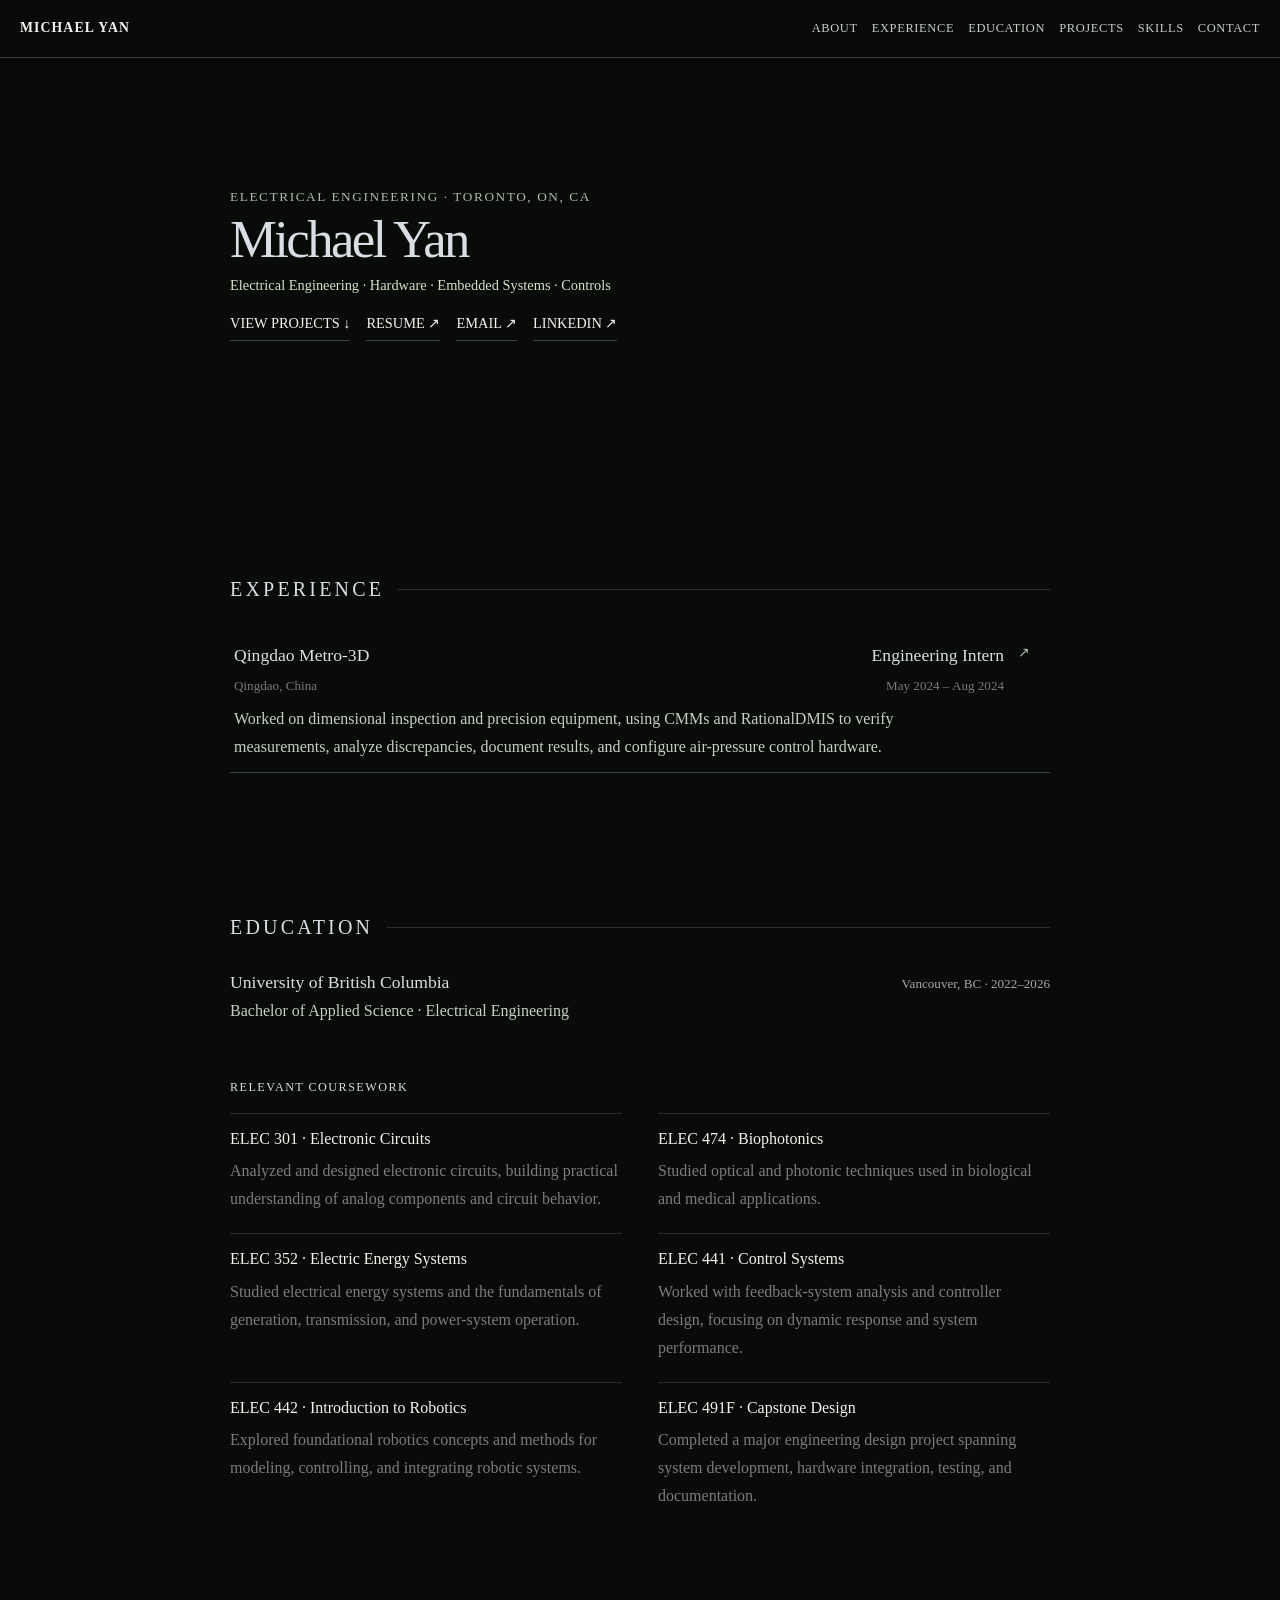
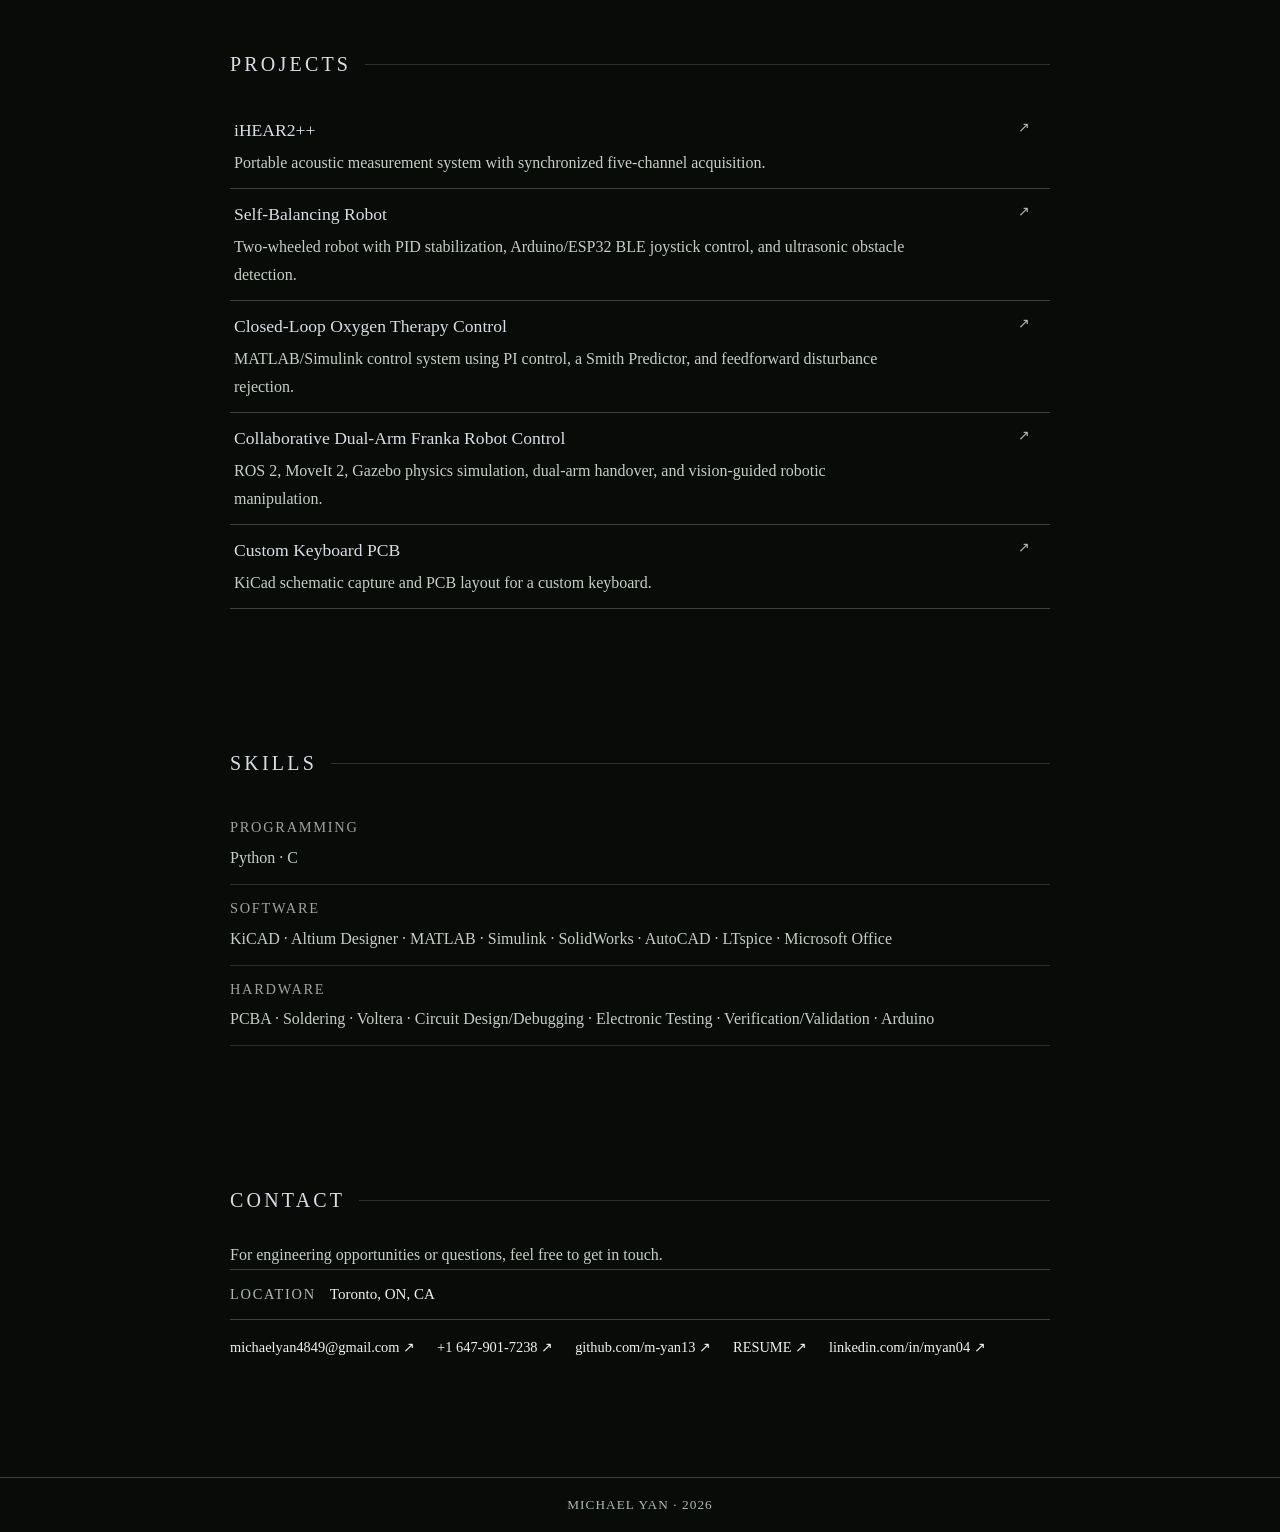
<file: index.html>
<!DOCTYPE html>
<html lang="en">
<head>
  <link rel="icon" type="image/png" href="favicon.png">
  <meta charset="UTF-8">
  <meta name="viewport" content="width=device-width, initial-scale=1.0">
  <meta name="description" content="Michael Yan — Electrical Engineering portfolio.">
  <title>Michael Yan | Electrical Engineering</title>
  <link rel="stylesheet" href="style.css">
</head>
<body>
  <div class="background" aria-hidden="true"></div>

  <header class="topbar">
    <a href="#about" class="wordmark">MICHAEL YAN</a>
    <nav class="topnav" aria-label="Main navigation">
      <a href="#about">ABOUT</a>
      <a href="#experience">EXPERIENCE</a>
      <a href="#education">EDUCATION</a>
      <a href="#projects">PROJECTS</a>
      <a href="#skills">SKILLS</a>
      <a href="#contact">CONTACT</a>
    </nav>
  </header>

  <main>
    <section class="intro" id="about">
      <div class="status">ELECTRICAL ENGINEERING · TORONTO, ON, CA</div>
      <h1>Michael Yan</h1>
      <p class="intro-role">Electrical Engineering · Hardware · Embedded Systems · Controls</p>
      <div class="quick-links">
        <a href="#projects">VIEW PROJECTS ↓</a>
        <a href="Michael_Yan_Resume.pdf" target="_blank" rel="noopener">RESUME ↗</a>
        <a href="mailto:michaelyan4849@gmail.com">EMAIL ↗</a>
        <a href="https://www.linkedin.com/in/myan04" target="_blank" rel="noopener">LINKEDIN ↗</a>
      </div>
    </section>

    <section id="experience" class="section">
      <div class="section-heading"><h2>EXPERIENCE</h2><span class="section-rule"></span></div>
      <a class="experience-row" href="experience/qingdao-metro-3d.html">
        <div class="experience-main">
          <div class="experience-header">
            <h3>Qingdao Metro-3D</h3>
            <h3>Engineering Intern</h3>
          </div>
          <div class="experience-meta">
            <span>Qingdao, China</span>
            <span>May 2024 – Aug 2024</span>
          </div>
          <p>Worked on dimensional inspection and precision equipment, using CMMs and RationalDMIS to verify measurements, analyze discrepancies, document results, and configure air-pressure control hardware.</p>
        </div>
        <span class="arrow">↗</span>
      </a>
    </section>

    <section id="education" class="section">
      <div class="section-heading"><h2>EDUCATION</h2><span class="section-rule"></span></div>
      <div class="education-entry">
        <div class="education-header">
          <h3>University of British Columbia</h3>
          <span>Vancouver, BC · 2022–2026</span>
        </div>
        <p>Bachelor of Applied Science · Electrical Engineering</p>
      </div>

      <div class="coursework">
        <h3>Relevant Coursework</h3>
        <div class="course-list">
          <div class="course">
            <strong>ELEC 301 · Electronic Circuits</strong>
            <p>Analyzed and designed electronic circuits, building practical understanding of analog components and circuit behavior.</p>
          </div>
          <div class="course">
            <strong>ELEC 474 · Biophotonics</strong>
            <p>Studied optical and photonic techniques used in biological and medical applications.</p>
          </div>
          <div class="course">
            <strong>ELEC 352 · Electric Energy Systems</strong>
            <p>Studied electrical energy systems and the fundamentals of generation, transmission, and power-system operation.</p>
          </div>
          <div class="course">
            <strong>ELEC 441 · Control Systems</strong>
            <p>Worked with feedback-system analysis and controller design, focusing on dynamic response and system performance.</p>
          </div>
          <div class="course">
            <strong>ELEC 442 · Introduction to Robotics</strong>
            <p>Explored foundational robotics concepts and methods for modeling, controlling, and integrating robotic systems.</p>
          </div>
          <div class="course">
            <strong>ELEC 491F · Capstone Design</strong>
            <p>Completed a major engineering design project spanning system development, hardware integration, testing, and documentation.</p>
          </div>
        </div>
      </div>
    </section>

    <section class="section" id="projects">
      <div class="section-heading"><h2>PROJECTS</h2><span class="section-rule"></span></div>
      <div class="project-list">
        <a class="project-row" href="projects/ihear2.html">
          <div>
            <h3>iHEAR2++</h3>
            <p>Portable acoustic measurement system with synchronized five-channel acquisition.</p>
          </div>
          <span class="arrow">↗</span>
        </a>
        <a class="project-row" href="projects/self-balancing-robot.html">
          <div>
            <h3>Self-Balancing Robot</h3>
            <p>Two-wheeled robot with PID stabilization, Arduino/ESP32 BLE joystick control, and ultrasonic obstacle detection.</p>
          </div>
          <span class="arrow">↗</span>
        </a>
        <a class="project-row" href="projects/oxygen-control.html">
          <div>
            <h3>Closed-Loop Oxygen Therapy Control</h3>
            <p>MATLAB/Simulink control system using PI control, a Smith Predictor, and feedforward disturbance rejection.</p>
          </div>
          <span class="arrow">↗</span>
        </a>
        <a class="project-row" href="projects/franka.html">
          <div>
            <h3>Collaborative Dual-Arm Franka Robot Control</h3>
            <p>ROS 2, MoveIt 2, Gazebo physics simulation, dual-arm handover, and vision-guided robotic manipulation.</p>
          </div>
          <span class="arrow">↗</span>
        </a>
        <a class="project-row" href="projects/keyboard.html">
          <div>
            <h3>Custom Keyboard PCB</h3>
            <p>KiCad schematic capture and PCB layout for a custom keyboard.</p>
          </div>
          <span class="arrow">↗</span>
        </a>
      </div>
    </section>

    <section id="skills" class="section">
      <div class="section-heading"><h2>SKILLS</h2><span class="section-rule"></span></div>
      <div class="skills-list">
        <div><span>PROGRAMMING</span><p>Python · C</p></div>
        <div><span>SOFTWARE</span><p>KiCAD · Altium Designer · MATLAB · Simulink · SolidWorks · AutoCAD · LTspice · Microsoft Office</p></div>
        <div><span>HARDWARE</span><p>PCBA · Soldering · Voltera · Circuit Design/Debugging · Electronic Testing · Verification/Validation · Arduino</p></div>
      </div>
    </section>

    <section class="section contact" id="contact">
      <div class="section-heading"><h2>CONTACT</h2><span class="section-rule"></span></div>
      <div class="contact-intro">
        <p>For engineering opportunities or questions, feel free to get in touch.</p>
      </div>
      <div class="contact-location">
        <span>LOCATION</span>
        <strong>Toronto, ON, CA</strong>
      </div>
      <div class="contact-links">
        <a href="mailto:michaelyan4849@gmail.com">michaelyan4849@gmail.com ↗</a>
        <a href="tel:+16479017238">+1 647-901-7238 ↗</a>
        <a href="https://github.com/m-yan13" target="_blank" rel="noopener">github.com/m-yan13 ↗</a>
        <a href="Michael_Yan_Resume.pdf" target="_blank" rel="noopener">RESUME ↗</a>
        <a href="https://www.linkedin.com/in/myan04" target="_blank" rel="noopener">linkedin.com/in/myan04 ↗</a>
      </div>
    </section>
  </main>

  <footer>MICHAEL YAN · 2026</footer>
</body>
</html>
</file>
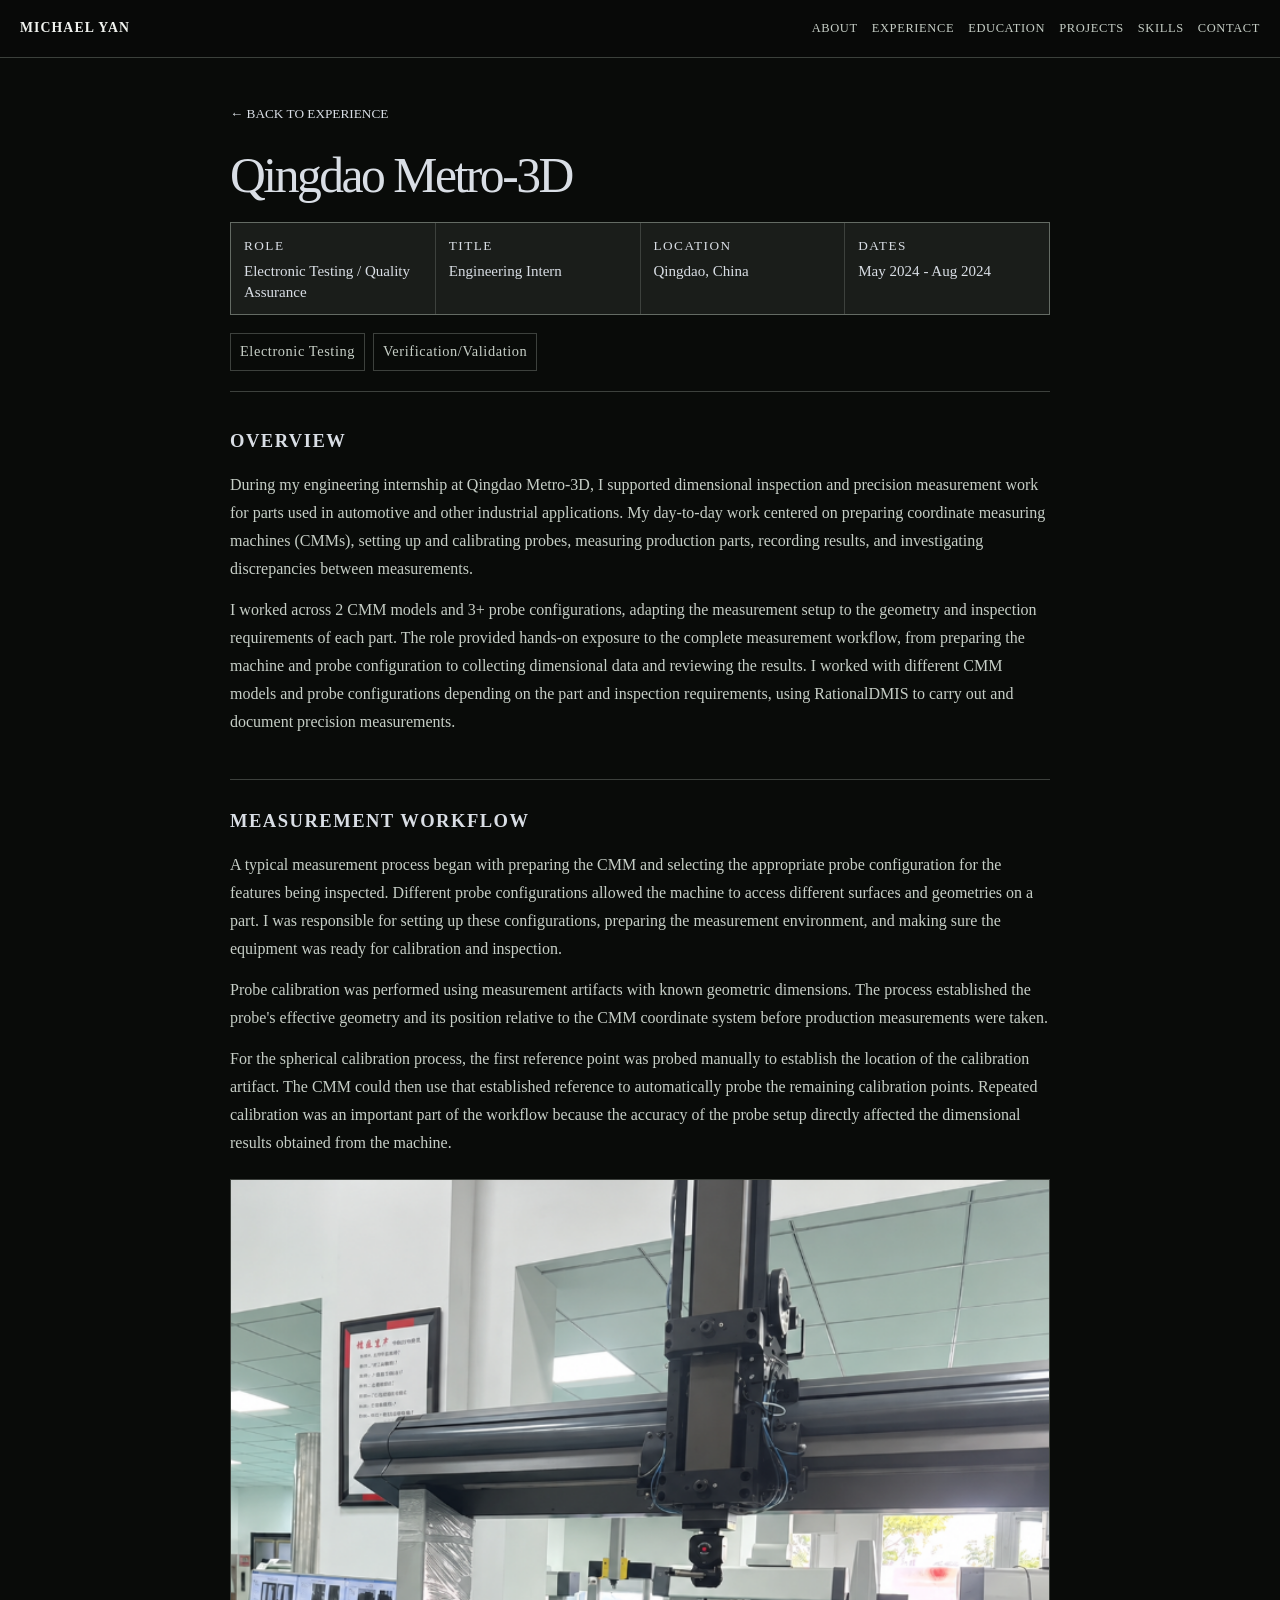
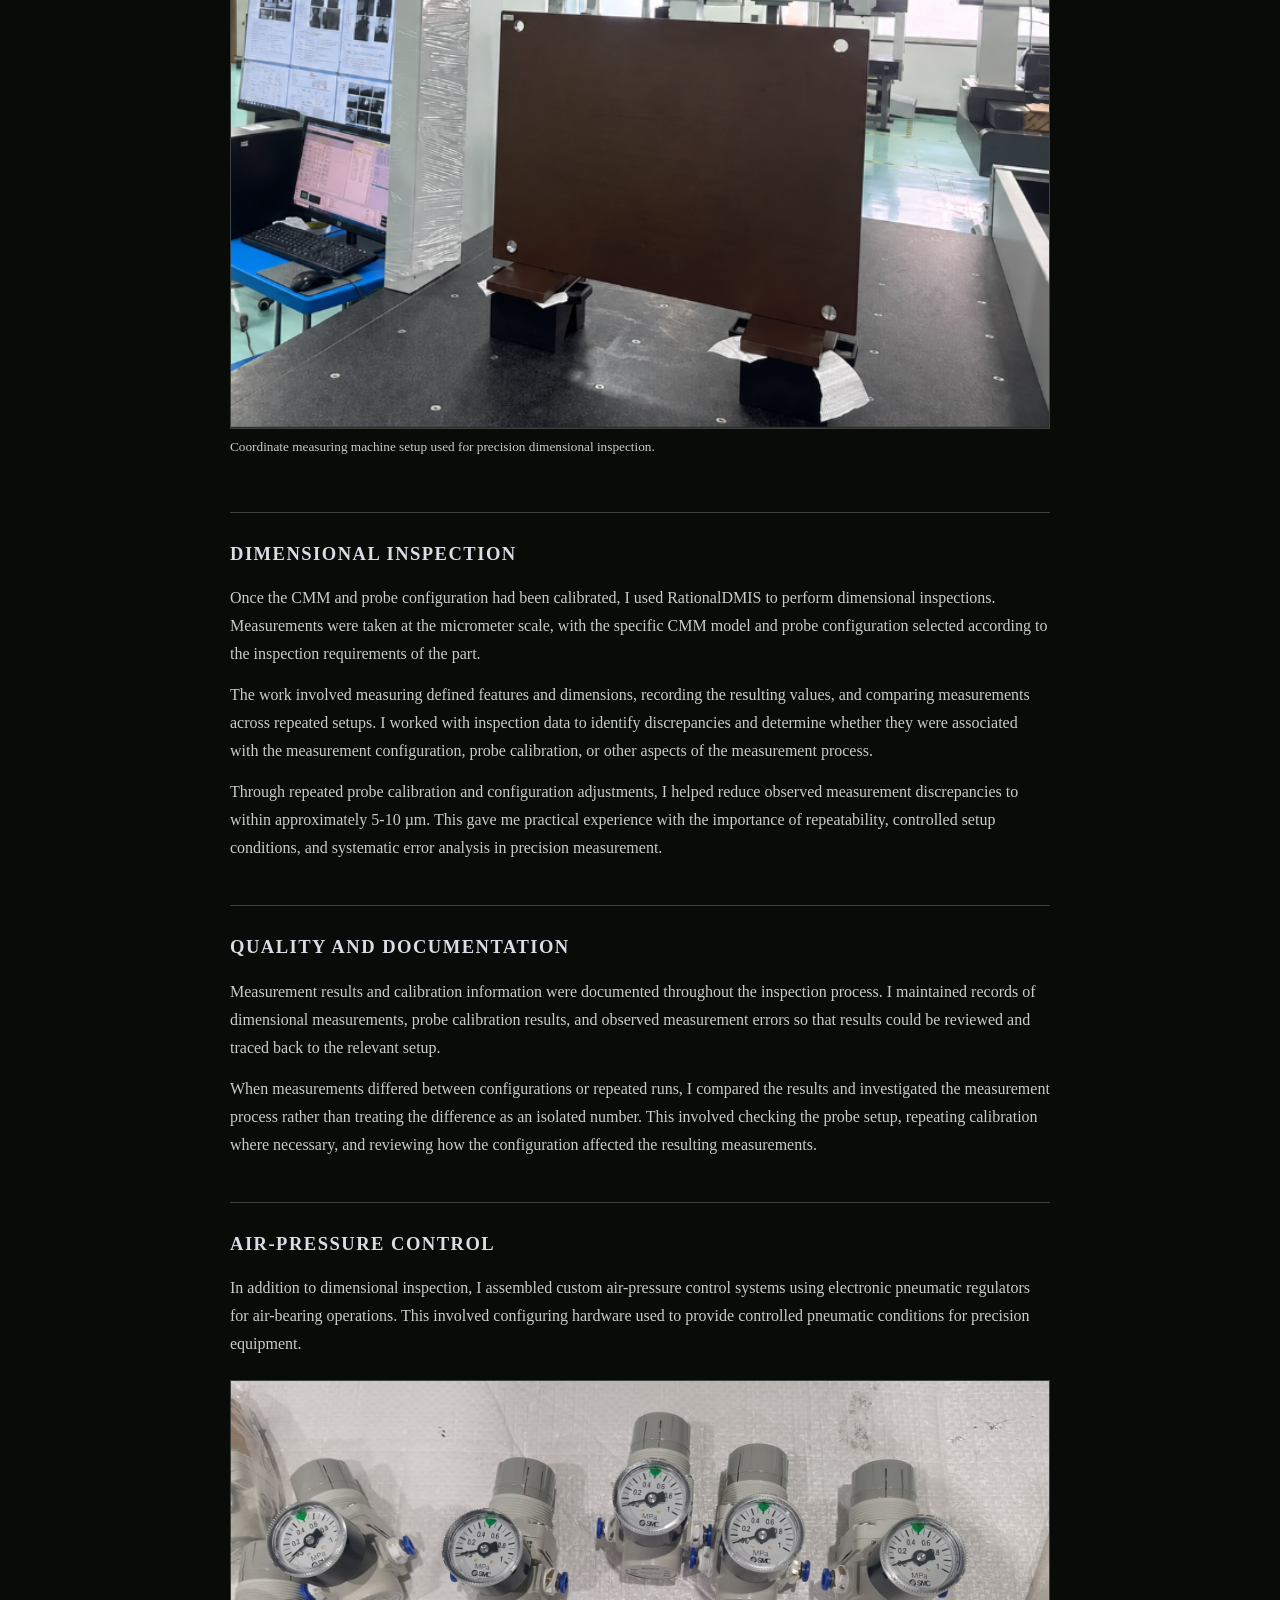
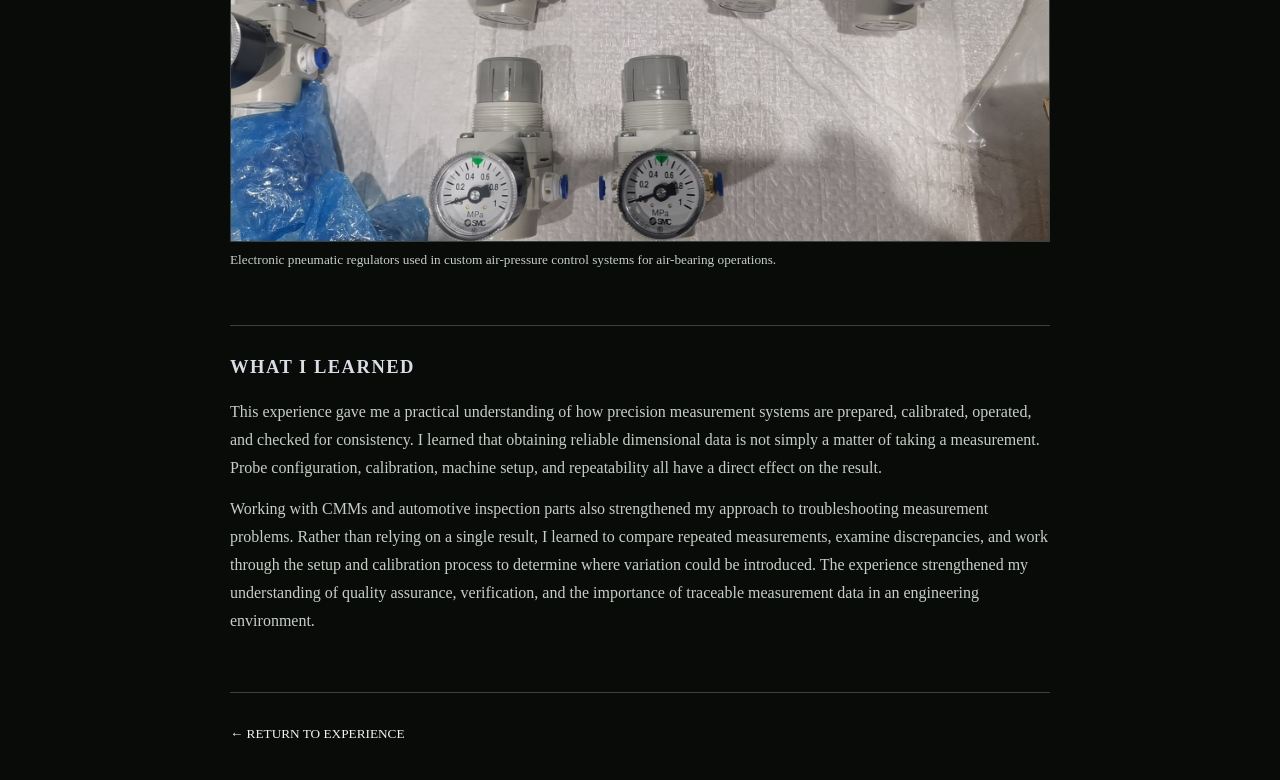
<file: experience/qingdao-metro-3d-updated-v2.html>
<!DOCTYPE html>
<html lang="en">
<head>
  <meta charset="UTF-8">
  <meta name="viewport" content="width=device-width, initial-scale=1.0">
  <meta name="description" content="Qingdao Metro-3D — Michael Yan engineering experience.">
  <title>Qingdao Metro-3D | Michael Yan</title>
  <link rel="stylesheet" href="../style.css">

  <style>
    .experience-main-heading {
      font-size: clamp(1.45rem, 2.6vw, 2.1rem);
      font-weight: 700;
      letter-spacing: 0.08em;
      line-height: 1.15;
      margin-bottom: 1.25rem;
    }
  </style>
</head>
<body>
  <div class="background" aria-hidden="true"></div>

  <header class="topbar">
    <a href="../index.html#about" class="wordmark">MICHAEL YAN</a>
    <nav class="topnav" aria-label="Main navigation">
      <a href="../index.html#about">ABOUT</a>
      <a href="../index.html#experience">EXPERIENCE</a>
      <a href="../index.html#education">EDUCATION</a>
      <a href="../index.html#projects">PROJECTS</a>
      <a href="../index.html#skills">SKILLS</a>
      <a href="../index.html#contact">CONTACT</a>
    </nav>
  </header>

  <main class="project-page">
    <div class="project-wrap">
      <a class="project-crumb" href="../index.html#experience">← BACK TO EXPERIENCE</a>

      <header class="project-header">
        <h1>Qingdao Metro-3D</h1>

        <div class="experience-meta-grid">
          <div class="experience-meta-item">
            <span>ROLE</span>
            <strong>Electronic Testing / Quality Assurance</strong>
          </div>
          <div class="experience-meta-item">
            <span>TITLE</span>
            <strong>Engineering Intern</strong>
          </div>
          <div class="experience-meta-item">
            <span>LOCATION</span>
            <strong>Qingdao, China</strong>
          </div>
          <div class="experience-meta-item">
            <span>DATES</span>
            <strong>May 2024 - Aug 2024</strong>
          </div>
        </div>

        <div class="experience-skills" aria-label="Skills">
          <span class="experience-skill">Electronic Testing</span>
          <span class="experience-skill">Verification/Validation</span>
        </div>
      </header>

      <div class="experience-content">

        <section class="experience-section">
          <div class="experience-kicker experience-main-heading">OVERVIEW</div>
          <p>
            During my engineering internship at Qingdao Metro-3D, I supported dimensional
            inspection and precision measurement work for parts used in automotive and
            other industrial applications. My day-to-day work centered on preparing
            coordinate measuring machines (CMMs), setting up and calibrating probes,
            measuring production parts, recording results, and investigating discrepancies
            between measurements.
          </p>
          <p>
            I worked across 2 CMM models and 3+ probe configurations, adapting the measurement setup to the geometry and inspection requirements of each part. The role provided hands-on exposure to the complete measurement workflow,
            from preparing the machine and probe configuration to collecting dimensional
            data and reviewing the results. I worked with different CMM models and probe
            configurations depending on the part and inspection requirements, using
            RationalDMIS to carry out and document precision measurements.
          </p>
        </section>

        <section class="experience-section">
          <div class="experience-kicker experience-main-heading">MEASUREMENT WORKFLOW</div>
          <p>
            A typical measurement process began with preparing the CMM and selecting the
            appropriate probe configuration for the features being inspected. Different
            probe configurations allowed the machine to access different surfaces and
            geometries on a part. I was responsible for setting up these configurations,
            preparing the measurement environment, and making sure the equipment was
            ready for calibration and inspection.
          </p>
          <p>
            Probe calibration was performed using measurement artifacts with known
            geometric dimensions. The process established the probe's effective geometry
            and its position relative to the CMM coordinate system before production
            measurements were taken.
          </p>
          <p>
            For the spherical calibration process, the first reference point was probed
            manually to establish the location of the calibration artifact. The CMM could
            then use that established reference to automatically probe the remaining
            calibration points. Repeated calibration was an important part of the workflow
            because the accuracy of the probe setup directly affected the dimensional
            results obtained from the machine.
          </p>

          <figure class="experience-figure">
            <img src="images/cmm-inspection-setup.png"
                 alt="Coordinate measuring machine set up for dimensional inspection">
            <figcaption>
              Coordinate measuring machine setup used for precision dimensional inspection.
            </figcaption>
          </figure>
        </section>

        <section class="experience-section">
          <div class="experience-kicker experience-main-heading">DIMENSIONAL INSPECTION</div>
          <p>
            Once the CMM and probe configuration had been calibrated, I used RationalDMIS
            to perform dimensional inspections. Measurements were taken at the micrometer
            scale, with the specific CMM model and probe configuration selected according
            to the inspection requirements of the part.
          </p>
          <p>
            The work involved measuring defined features and dimensions, recording the
            resulting values, and comparing measurements across repeated setups. I worked
            with inspection data to identify discrepancies and determine whether they were
            associated with the measurement configuration, probe calibration, or other
            aspects of the measurement process.
          </p>
          <p>
            Through repeated probe calibration and configuration adjustments, I helped
            reduce observed measurement discrepancies to within approximately 5-10 µm.
            This gave me practical experience with the importance of repeatability,
            controlled setup conditions, and systematic error analysis in precision
            measurement.
          </p>
        </section>

        <section class="experience-section">
          <div class="experience-kicker experience-main-heading">QUALITY AND DOCUMENTATION</div>
          <p>
            Measurement results and calibration information were documented throughout
            the inspection process. I maintained records of dimensional measurements,
            probe calibration results, and observed measurement errors so that results
            could be reviewed and traced back to the relevant setup.
          </p>
          <p>
            When measurements differed between configurations or repeated runs, I compared
            the results and investigated the measurement process rather than treating the
            difference as an isolated number. This involved checking the probe setup,
            repeating calibration where necessary, and reviewing how the configuration
            affected the resulting measurements.
          </p>
        </section>

        <section class="experience-section">
          <div class="experience-kicker experience-main-heading">AIR-PRESSURE CONTROL</div>
          <p>
            In addition to dimensional inspection, I assembled custom air-pressure control
            systems using electronic pneumatic regulators for air-bearing operations. This
            involved configuring hardware used to provide controlled pneumatic conditions
            for precision equipment.
          </p>

          <figure class="experience-figure">
            <img src="images/air-pressure-regulators.jpg"
                 alt="Electronic pneumatic regulators used for air-pressure control">
            <figcaption>
              Electronic pneumatic regulators used in custom air-pressure control systems
              for air-bearing operations.
            </figcaption>
          </figure>
        </section>

        <section class="experience-section">
          <div class="experience-kicker experience-main-heading">WHAT I LEARNED</div>
          <p>
            This experience gave me a practical understanding of how precision measurement
            systems are prepared, calibrated, operated, and checked for consistency. I
            learned that obtaining reliable dimensional data is not simply a matter of
            taking a measurement. Probe configuration, calibration, machine setup, and
            repeatability all have a direct effect on the result.
          </p>
          <p>
            Working with CMMs and automotive inspection parts also strengthened my approach
            to troubleshooting measurement problems. Rather than relying on a single result,
            I learned to compare repeated measurements, examine discrepancies, and work
            through the setup and calibration process to determine where variation could
            be introduced. The experience strengthened my understanding of quality assurance,
            verification, and the importance of traceable measurement data in an engineering
            environment.
          </p>
        </section>

      </div>

      <div class="project-footer">
        <a class="back-next" href="../index.html#experience">← RETURN TO EXPERIENCE</a>
      </div>
    </div>
  </main>
</body>
</html>
</file>
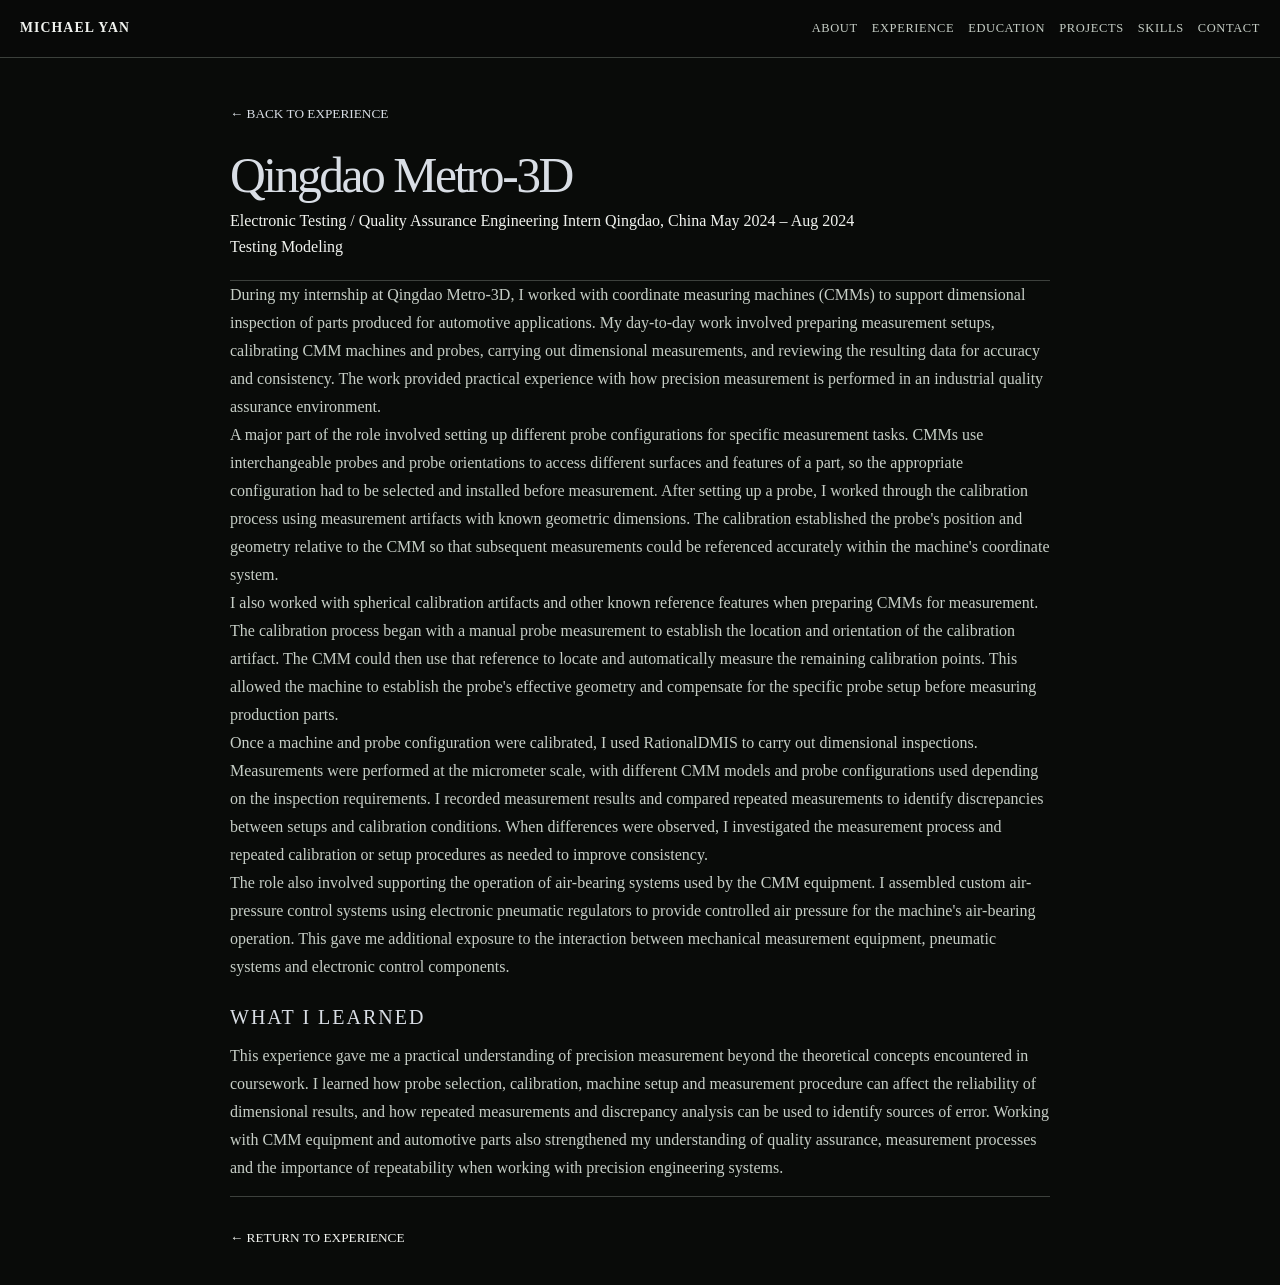
<file: experience/qingdao-metro-3d-updated.html>
<!DOCTYPE html>
<html lang="en">
<head>
  <meta charset="UTF-8">
  <meta name="viewport" content="width=device-width, initial-scale=1.0">
  <meta name="description" content="Qingdao Metro-3D — Michael Yan engineering experience.">
  <title>Qingdao Metro-3D | Michael Yan</title>
  <link rel="stylesheet" href="../style.css">
</head>
<body>
  <div class="background" aria-hidden="true"></div>

  <header class="topbar">
    <a href="../index.html#about" class="wordmark">MICHAEL YAN</a>
    <nav class="topnav" aria-label="Main navigation">
      <a href="../index.html#about">ABOUT</a>
      <a href="../index.html#experience">EXPERIENCE</a>
      <a href="../index.html#education">EDUCATION</a>
      <a href="../index.html#projects">PROJECTS</a>
      <a href="../index.html#skills">SKILLS</a>
      <a href="../index.html#contact">CONTACT</a>
    </nav>
  </header>

  <main class="project-page">
    <div class="project-wrap">
      <a class="project-crumb" href="../index.html#experience">← BACK TO EXPERIENCE</a>

      <header class="project-header">
        <h1>Qingdao Metro-3D</h1>
        <div class="project-meta">
          <span class="project-role">Electronic Testing / Quality Assurance</span>
          <span class="project-title">Engineering Intern</span>
          <span class="project-location">Qingdao, China</span>
          <span class="project-date">May 2024 – Aug 2024</span>
        </div>
        <div class="project-skills" aria-label="Skills">
          <span>Testing</span>
          <span>Modeling</span>
        </div>
      </header>

      <section class="project-content">
        <p>
          During my internship at Qingdao Metro-3D, I worked with coordinate measuring
          machines (CMMs) to support dimensional inspection of parts produced for
          automotive applications. My day-to-day work involved preparing measurement
          setups, calibrating CMM machines and probes, carrying out dimensional
          measurements, and reviewing the resulting data for accuracy and consistency.
          The work provided practical experience with how precision measurement is
          performed in an industrial quality assurance environment.
        </p>

        <p>
          A major part of the role involved setting up different probe configurations
          for specific measurement tasks. CMMs use interchangeable probes and probe
          orientations to access different surfaces and features of a part, so the
          appropriate configuration had to be selected and installed before measurement.
          After setting up a probe, I worked through the calibration process using
          measurement artifacts with known geometric dimensions. The calibration
          established the probe's position and geometry relative to the CMM so that
          subsequent measurements could be referenced accurately within the machine's
          coordinate system.
        </p>

        <p>
          I also worked with spherical calibration artifacts and other known reference
          features when preparing CMMs for measurement. The calibration process began
          with a manual probe measurement to establish the location and orientation of
          the calibration artifact. The CMM could then use that reference to locate and
          automatically measure the remaining calibration points. This allowed the
          machine to establish the probe's effective geometry and compensate for the
          specific probe setup before measuring production parts.
        </p>

        <p>
          Once a machine and probe configuration were calibrated, I used RationalDMIS
          to carry out dimensional inspections. Measurements were performed at the
          micrometer scale, with different CMM models and probe configurations used
          depending on the inspection requirements. I recorded measurement results and
          compared repeated measurements to identify discrepancies between setups and
          calibration conditions. When differences were observed, I investigated the
          measurement process and repeated calibration or setup procedures as needed
          to improve consistency.
        </p>

        <p>
          The role also involved supporting the operation of air-bearing systems used
          by the CMM equipment. I assembled custom air-pressure control systems using
          electronic pneumatic regulators to provide controlled air pressure for the
          machine's air-bearing operation. This gave me additional exposure to the
          interaction between mechanical measurement equipment, pneumatic systems and
          electronic control components.
        </p>

        <div class="project-section-title">WHAT I LEARNED</div>

        <p>
          This experience gave me a practical understanding of precision measurement
          beyond the theoretical concepts encountered in coursework. I learned how
          probe selection, calibration, machine setup and measurement procedure can
          affect the reliability of dimensional results, and how repeated measurements
          and discrepancy analysis can be used to identify sources of error. Working
          with CMM equipment and automotive parts also strengthened my understanding of
          quality assurance, measurement processes and the importance of repeatability
          when working with precision engineering systems.
        </p>
      </section>

      <div class="project-footer">
        <a class="back-next" href="../index.html#experience">← RETURN TO EXPERIENCE</a>
      </div>
    </div>
  </main>
</body>
</html>
</file>
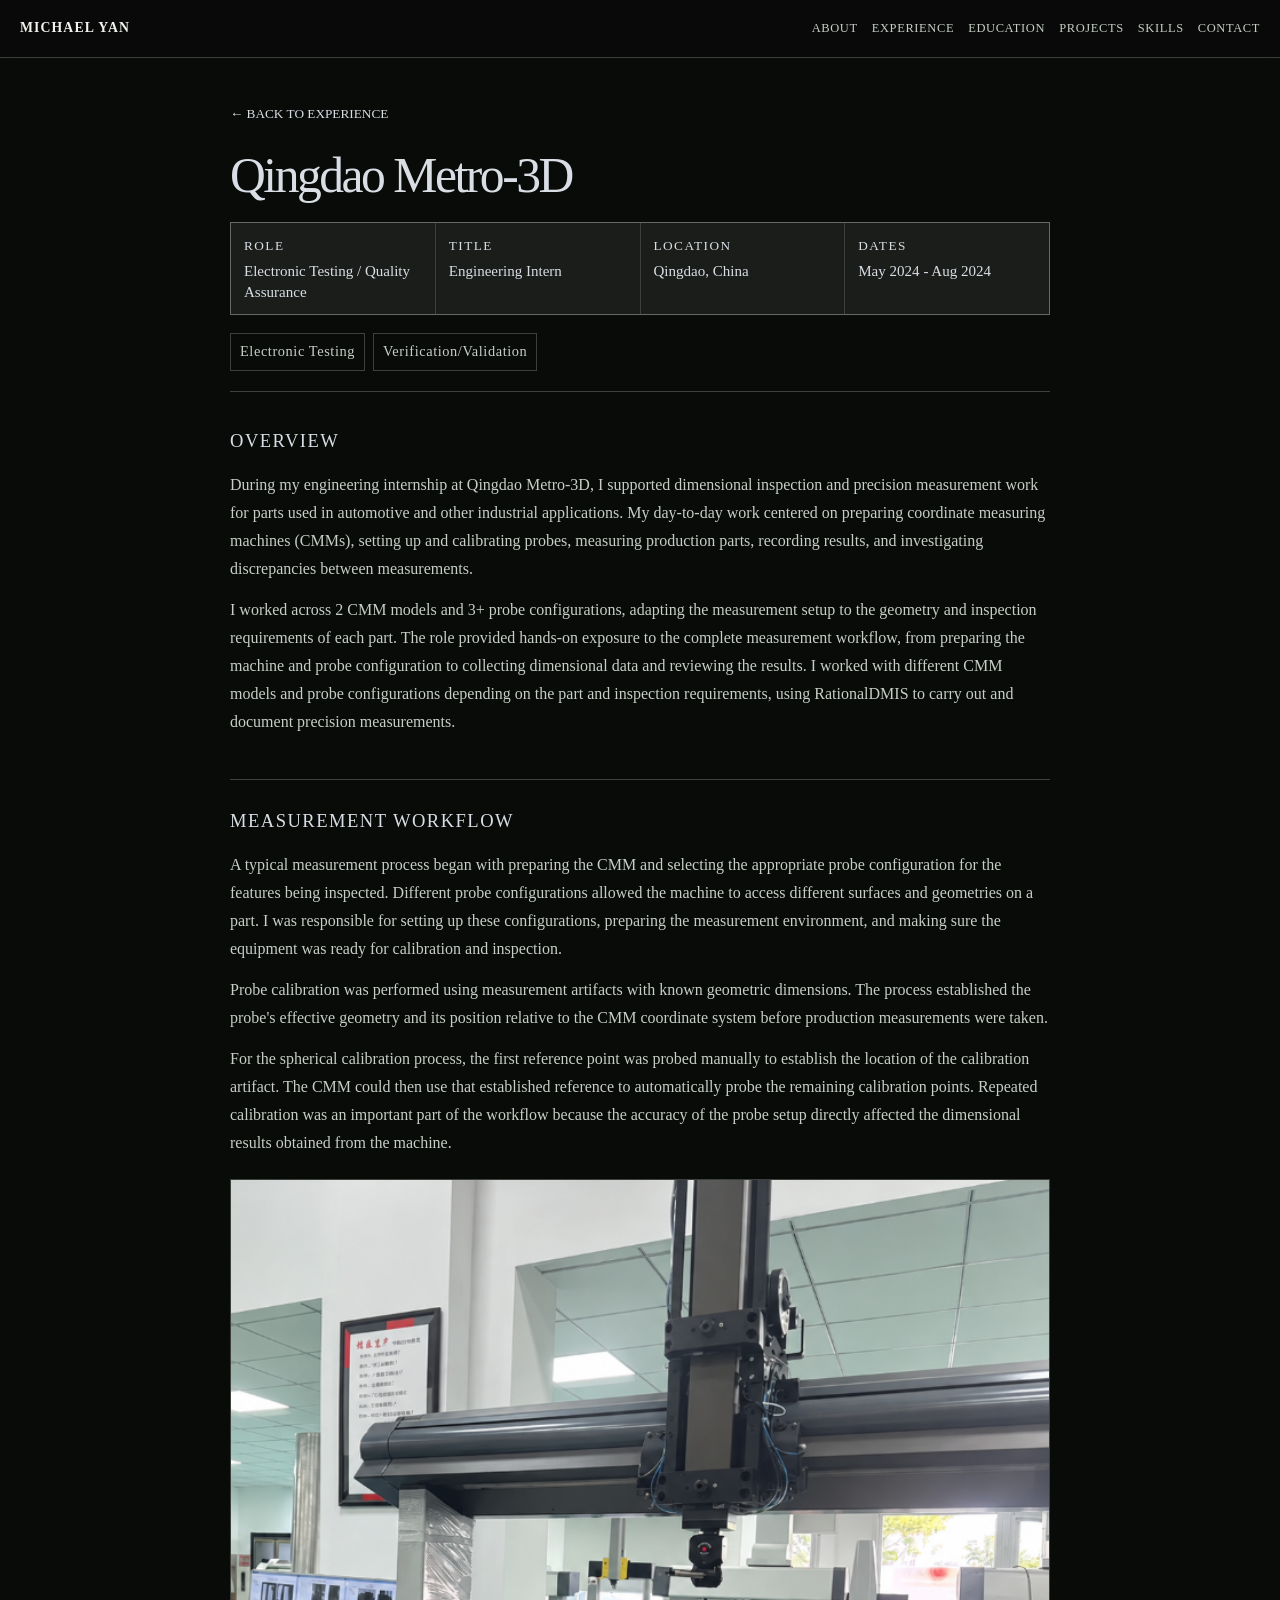
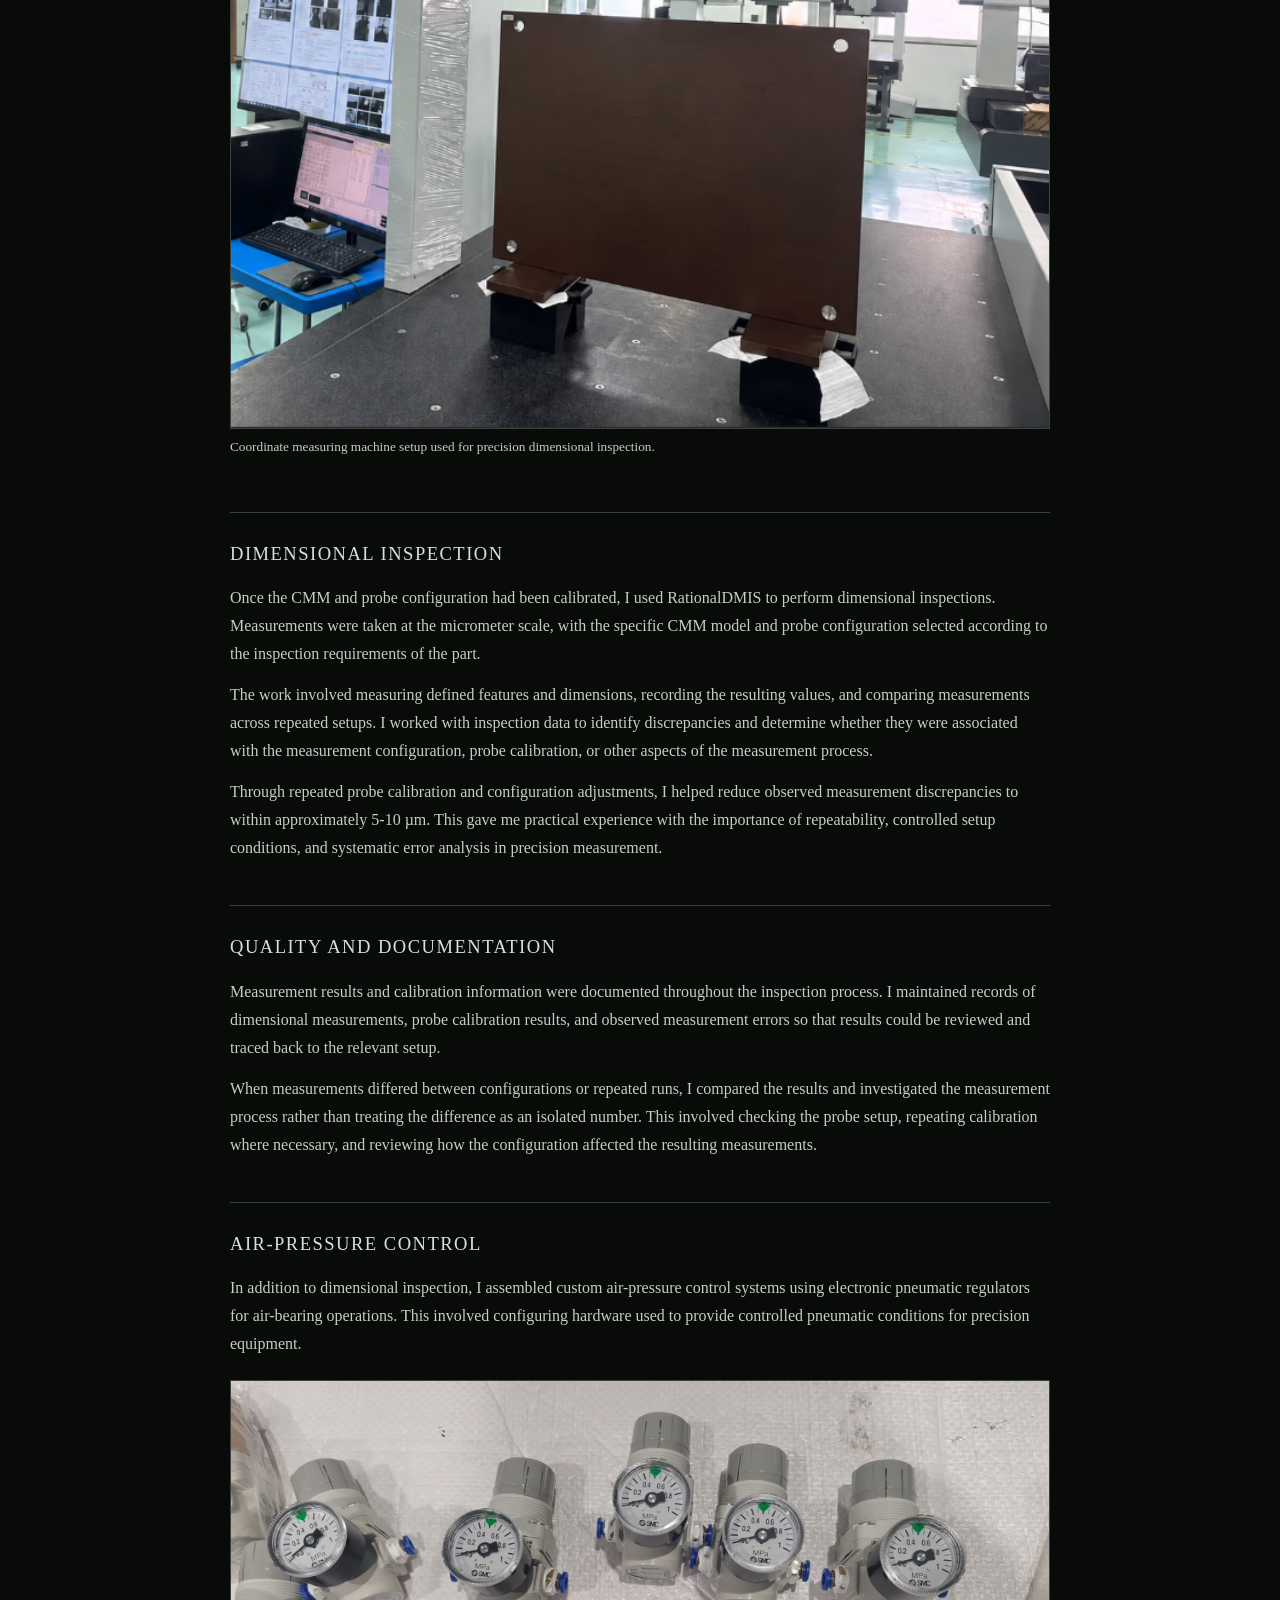
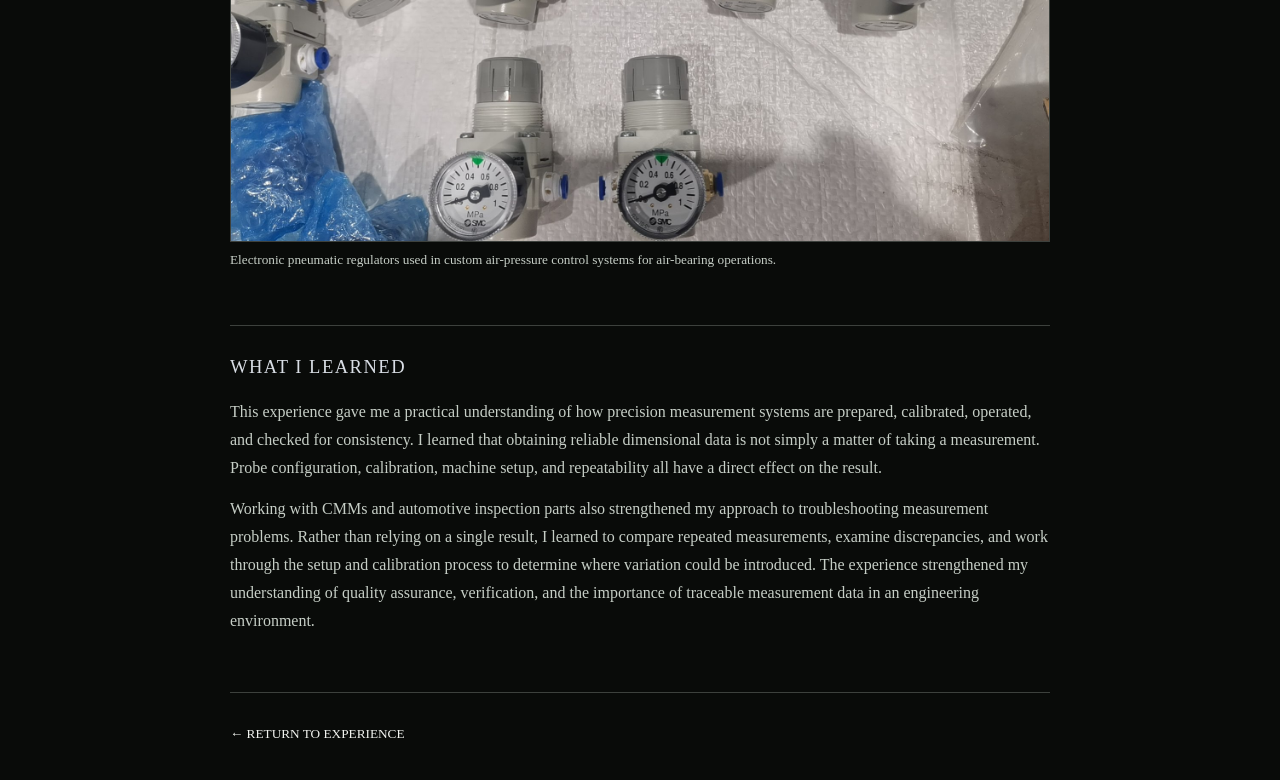
<file: experience/qingdao-metro-3d.html>
<!DOCTYPE html>
<html lang="en">
<head>
  <link rel="icon" type="image/png" href="../favicon.png">
  <meta charset="UTF-8">
  <meta name="viewport" content="width=device-width, initial-scale=1.0">
  <meta name="description" content="Qingdao Metro-3D — Michael Yan engineering experience.">
  <title>Qingdao Metro-3D | Michael Yan</title>
  <link rel="stylesheet" href="../style.css">

  <style>
    .experience-main-heading {
      font-size: clamp(1.25rem, 2.2vw, 1.25rem);
      font-weight: 500;
      letter-spacing: 0.08em;
      line-height: 1.15;
      margin-bottom: 1.25rem;
      color: #d9dee5;
    }
  </style>
</head>
<body>
  <div class="background" aria-hidden="true"></div>

  <header class="topbar">
    <a href="../index.html#about" class="wordmark">MICHAEL YAN</a>
    <nav class="topnav" aria-label="Main navigation">
      <a href="../index.html#about">ABOUT</a>
      <a href="../index.html#experience">EXPERIENCE</a>
      <a href="../index.html#education">EDUCATION</a>
      <a href="../index.html#projects">PROJECTS</a>
      <a href="../index.html#skills">SKILLS</a>
      <a href="../index.html#contact">CONTACT</a>
    </nav>
  </header>

  <main class="project-page">
    <div class="project-wrap">
      <a class="project-crumb" href="../index.html#experience">← BACK TO EXPERIENCE</a>

      <header class="project-header">
        <h1>Qingdao Metro-3D</h1>

        <div class="experience-meta-grid">
          <div class="experience-meta-item">
            <span>ROLE</span>
            <strong>Electronic Testing / Quality Assurance</strong>
          </div>
          <div class="experience-meta-item">
            <span>TITLE</span>
            <strong>Engineering Intern</strong>
          </div>
          <div class="experience-meta-item">
            <span>LOCATION</span>
            <strong>Qingdao, China</strong>
          </div>
          <div class="experience-meta-item">
            <span>DATES</span>
            <strong>May 2024 - Aug 2024</strong>
          </div>
        </div>

        <div class="experience-skills" aria-label="Skills">
          <span class="experience-skill">Electronic Testing</span>
          <span class="experience-skill">Verification/Validation</span>
        </div>
      </header>

      <div class="experience-content">

        <section class="experience-section">
          <div class="experience-kicker experience-main-heading">OVERVIEW</div>
          <p>
            During my engineering internship at Qingdao Metro-3D, I supported dimensional
            inspection and precision measurement work for parts used in automotive and
            other industrial applications. My day-to-day work centered on preparing
            coordinate measuring machines (CMMs), setting up and calibrating probes,
            measuring production parts, recording results, and investigating discrepancies
            between measurements.
          </p>
          <p>
            I worked across 2 CMM models and 3+ probe configurations, adapting the measurement setup to the geometry and inspection requirements of each part. The role provided hands-on exposure to the complete measurement workflow,
            from preparing the machine and probe configuration to collecting dimensional
            data and reviewing the results. I worked with different CMM models and probe
            configurations depending on the part and inspection requirements, using
            RationalDMIS to carry out and document precision measurements.
          </p>
        </section>

        <section class="experience-section">
          <div class="experience-kicker experience-main-heading">MEASUREMENT WORKFLOW</div>
          <p>
            A typical measurement process began with preparing the CMM and selecting the
            appropriate probe configuration for the features being inspected. Different
            probe configurations allowed the machine to access different surfaces and
            geometries on a part. I was responsible for setting up these configurations,
            preparing the measurement environment, and making sure the equipment was
            ready for calibration and inspection.
          </p>
          <p>
            Probe calibration was performed using measurement artifacts with known
            geometric dimensions. The process established the probe's effective geometry
            and its position relative to the CMM coordinate system before production
            measurements were taken.
          </p>
          <p>
            For the spherical calibration process, the first reference point was probed
            manually to establish the location of the calibration artifact. The CMM could
            then use that established reference to automatically probe the remaining
            calibration points. Repeated calibration was an important part of the workflow
            because the accuracy of the probe setup directly affected the dimensional
            results obtained from the machine.
          </p>

          <figure class="experience-figure">
            <img src="images/cmm-inspection-setup.png"
                 alt="Coordinate measuring machine set up for dimensional inspection">
            <figcaption>
              Coordinate measuring machine setup used for precision dimensional inspection.
            </figcaption>
          </figure>
        </section>

        <section class="experience-section">
          <div class="experience-kicker experience-main-heading">DIMENSIONAL INSPECTION</div>
          <p>
            Once the CMM and probe configuration had been calibrated, I used RationalDMIS
            to perform dimensional inspections. Measurements were taken at the micrometer
            scale, with the specific CMM model and probe configuration selected according
            to the inspection requirements of the part.
          </p>
          <p>
            The work involved measuring defined features and dimensions, recording the
            resulting values, and comparing measurements across repeated setups. I worked
            with inspection data to identify discrepancies and determine whether they were
            associated with the measurement configuration, probe calibration, or other
            aspects of the measurement process.
          </p>
          <p>
            Through repeated probe calibration and configuration adjustments, I helped
            reduce observed measurement discrepancies to within approximately 5-10 µm.
            This gave me practical experience with the importance of repeatability,
            controlled setup conditions, and systematic error analysis in precision
            measurement.
          </p>
        </section>

        <section class="experience-section">
          <div class="experience-kicker experience-main-heading">QUALITY AND DOCUMENTATION</div>
          <p>
            Measurement results and calibration information were documented throughout
            the inspection process. I maintained records of dimensional measurements,
            probe calibration results, and observed measurement errors so that results
            could be reviewed and traced back to the relevant setup.
          </p>
          <p>
            When measurements differed between configurations or repeated runs, I compared
            the results and investigated the measurement process rather than treating the
            difference as an isolated number. This involved checking the probe setup,
            repeating calibration where necessary, and reviewing how the configuration
            affected the resulting measurements.
          </p>
        </section>

        <section class="experience-section">
          <div class="experience-kicker experience-main-heading">AIR-PRESSURE CONTROL</div>
          <p>
            In addition to dimensional inspection, I assembled custom air-pressure control
            systems using electronic pneumatic regulators for air-bearing operations. This
            involved configuring hardware used to provide controlled pneumatic conditions
            for precision equipment.
          </p>

          <figure class="experience-figure">
            <img src="images/air-pressure-regulators.jpg"
                 alt="Electronic pneumatic regulators used for air-pressure control">
            <figcaption>
              Electronic pneumatic regulators used in custom air-pressure control systems
              for air-bearing operations.
            </figcaption>
          </figure>
        </section>

        <section class="experience-section">
          <div class="experience-kicker experience-main-heading">WHAT I LEARNED</div>
          <p>
            This experience gave me a practical understanding of how precision measurement
            systems are prepared, calibrated, operated, and checked for consistency. I
            learned that obtaining reliable dimensional data is not simply a matter of
            taking a measurement. Probe configuration, calibration, machine setup, and
            repeatability all have a direct effect on the result.
          </p>
          <p>
            Working with CMMs and automotive inspection parts also strengthened my approach
            to troubleshooting measurement problems. Rather than relying on a single result,
            I learned to compare repeated measurements, examine discrepancies, and work
            through the setup and calibration process to determine where variation could
            be introduced. The experience strengthened my understanding of quality assurance,
            verification, and the importance of traceable measurement data in an engineering
            environment.
          </p>
        </section>

      </div>

      <div class="project-footer">
        <a class="back-next" href="../index.html#experience">← RETURN TO EXPERIENCE</a>
      </div>
    </div>
  </main>
</body>
</html>
</file>
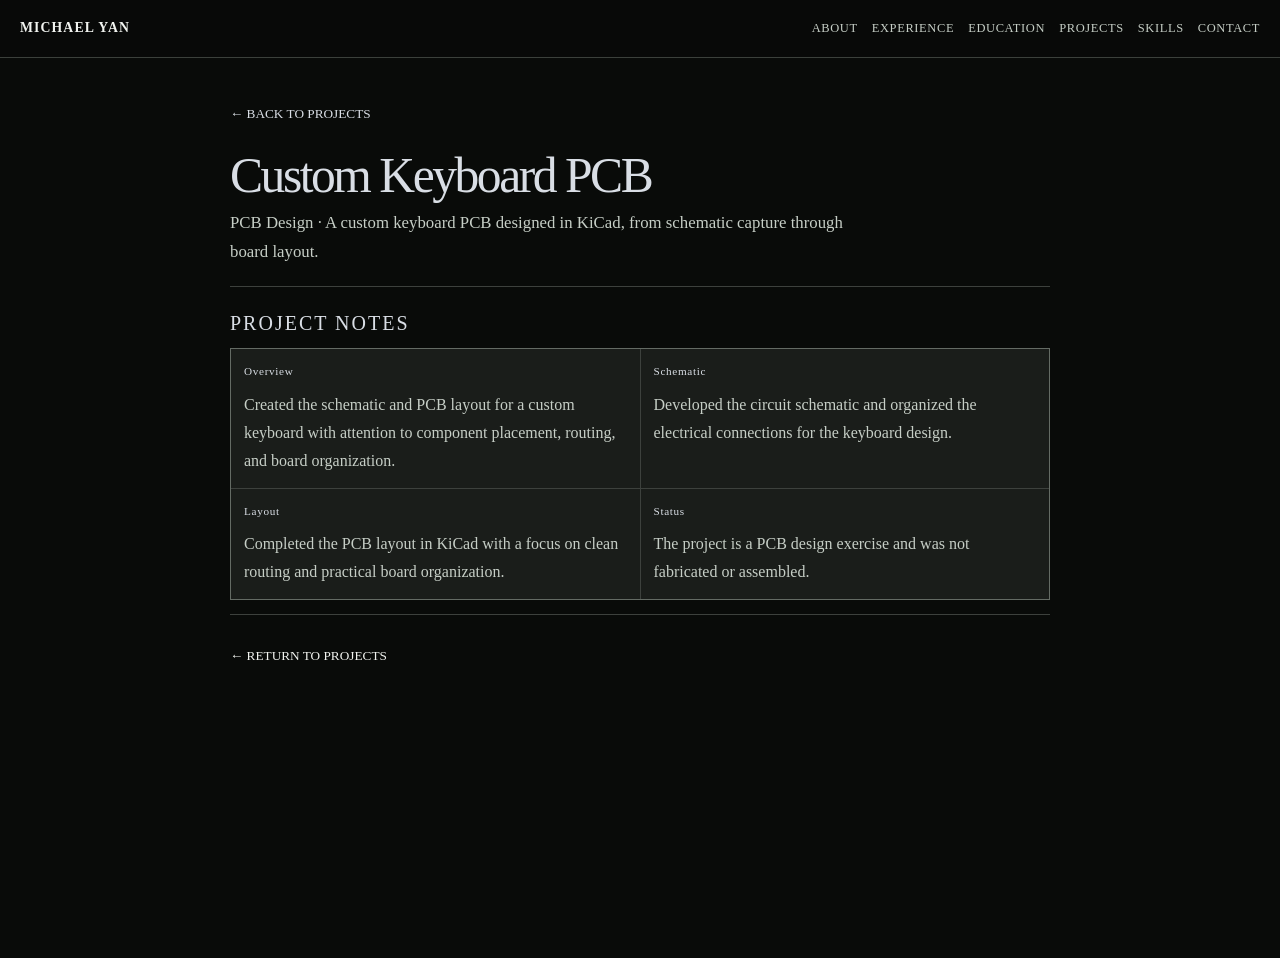
<file: projects/keyboard.html>
<!DOCTYPE html>
<html lang="en"><head><link rel="icon" type="image/png" href="../favicon.png"><meta charset="UTF-8"><meta name="viewport" content="width=device-width, initial-scale=1.0"><meta name="description" content="Custom Keyboard PCB — Michael Yan engineering portfolio."><title>Custom Keyboard PCB | Michael Yan</title><link rel="stylesheet" href="../style.css"></head>
<body><div class="background" aria-hidden="true"></div>
<header class="topbar"><a href="../index.html#about" class="wordmark">MICHAEL YAN</a><nav class="topnav"><a href="../index.html#about">ABOUT</a><a href="../index.html#experience">EXPERIENCE</a><a href="../index.html#education">EDUCATION</a><a href="../index.html#projects">PROJECTS</a><a href="../index.html#skills">SKILLS</a><a href="../index.html#contact">CONTACT</a></nav></header>
<main class="project-page"><div class="project-wrap"><a class="project-crumb" href="../index.html#projects">← BACK TO PROJECTS</a>
<header class="project-header"><h1>Custom Keyboard PCB</h1><p class="project-intro">PCB Design · A custom keyboard PCB designed in KiCad, from schematic capture through board layout.</p></header>
<div class="project-section-title">PROJECT NOTES</div><section class="detail-grid"><article class="detail-box"><h2>Overview</h2><p>Created the schematic and PCB layout for a custom keyboard with attention to component placement, routing, and board organization.</p></article><article class="detail-box"><h2>Schematic</h2><p>Developed the circuit schematic and organized the electrical connections for the keyboard design.</p></article><article class="detail-box"><h2>Layout</h2><p>Completed the PCB layout in KiCad with a focus on clean routing and practical board organization.</p></article><article class="detail-box"><h2>Status</h2><p>The project is a PCB design exercise and was not fabricated or assembled.</p></article></section>
<div class="project-footer"><a class="back-next" href="../index.html#projects">← RETURN TO PROJECTS</a></div></div></main></body></html>
</file>
<file: style.css>
:root {
  --bg: #090b09;
  --panel: rgba(13, 16, 13, .72);
  --text: #d8d6c8;
  --muted: #888b80;
  --dim: #555a50;
  --line: rgba(205, 205, 185, .16);
  --accent: #b9c6a4;
  --max: 820px;
}

* { box-sizing: border-box; margin: 0; padding: 0; }
html { scroll-behavior: smooth; background: var(--bg); }
body {
  color: var(--text);
  background: var(--bg);
  font-family: Cambria, "Times New Roman", serif;
  line-height: 1.5;
  font-size: 13px;
}
a { color: inherit; text-decoration: none; }

.background {
  position: fixed;
  inset: 0;
  z-index: -1;
  background:
    radial-gradient(circle at 70% 10%, rgba(82, 99, 76, .12), transparent 34%),
    radial-gradient(circle at 10% 80%, rgba(70, 77, 62, .09), transparent 32%),
    linear-gradient(135deg, #0b0e0b, #121712 55%, #080a08);
}
.background::after {
  content: "";
  position: absolute;
  inset: 0;
  opacity: .035;
  background: repeating-linear-gradient(0deg, transparent 0 4px, #fff 5px);
  pointer-events: none;
}

.topbar {
  position: sticky;
  top: 0;
  z-index: 10;
  min-height: 44px;
  display: flex;
  align-items: center;
  justify-content: space-between;
  gap: 24px;
  padding: 0 20px;
  background: rgba(8, 10, 8, .88);
  border-bottom: 1px solid var(--line);
  backdrop-filter: blur(10px);
}
.wordmark { font-weight: 600; letter-spacing: .08em; font-size: .64rem; }
.topnav { display: flex; flex-wrap: wrap; justify-content: flex-end; gap: 14px; }
.topnav a { color: var(--muted); font-size: .58rem; letter-spacing: .05em; }
.topnav a:hover { color: var(--text); }

main { width: min(var(--max), calc(100% - 40px)); margin: 0 auto; }
.intro { min-height: 45vh; display: flex; flex-direction: column; justify-content: center; padding: 42px 0 36px; }
.status { color: var(--dim); font-size: .58rem; letter-spacing: .12em; }
h1 { margin: 6px 0 8px; font-size: clamp(1.9rem, 5vw, 3.3rem); line-height: .95; font-weight: 500; letter-spacing: -.05em; }
.intro-role { color: var(--accent); font-size: .64rem; }
.intro-text { max-width: 650px; margin-top: 10px; color: var(--muted); font-size: .72rem; }
.quick-links { display: flex; gap: 16px; flex-wrap: wrap; margin-top: 14px; }
.quick-links a { color: var(--text); font-size: .64rem; border-bottom: 1px solid var(--line); padding-bottom: 4px; }
.quick-links a:hover { color: var(--accent); border-color: var(--accent); }

.section { padding: 28px 0; scroll-margin-top: 70px; }
.section.compact { padding: 22px 0; }
.section-head { display: flex; align-items: baseline; gap: 12px; margin-bottom: 10px; }
.section-head span { color: var(--dim); font-size: .58rem; }
h2 { font-size: .92rem; font-weight: 500; letter-spacing: .02em; }
h3 { font-size: .9rem; font-weight: 500; }
p { color: var(--muted); font-size: .75rem; }
.muted { color: var(--dim); font-size: .58rem; white-space: nowrap; }

.simple-row { display: flex; justify-content: space-between; align-items: flex-start; gap: 30px; padding: 9px 0; }
.simple-row p { margin-top: 6px; max-width: 700px; }


.experience-row {
  display: grid;
  grid-template-columns: 1fr 28px;
  gap: 14px;
  align-items: start;
  padding: 11px 4px;
  border-bottom: 1px solid var(--line);
}
.experience-row:hover { background: rgba(180, 190, 160, .035); }
.experience-main p { max-width: 700px; margin-top: 8px; }
.experience-row:hover .arrow { color: var(--accent); }

.project-row { display: grid; grid-template-columns: 1fr 28px; gap: 14px; align-items: start; padding: 11px 4px; border-bottom: 1px solid var(--line); }
.project-row:hover { background: rgba(180, 190, 160, .035); }
.project-row h3 { margin-bottom: 4px; }
.project-row p { max-width: 680px; }
.arrow { color: var(--dim); font-size: .9rem; }
.project-row:hover .arrow { color: var(--accent); }

.skill-line { display: grid; grid-template-columns: 110px 1fr; gap: 14px; padding: 6px 0; border-bottom: 1px solid var(--line); }
.skill-line span { color: var(--text); font-size: .64rem; }
.skill-line p { font-size: .7rem; }

.contact { padding-bottom: 35px; }
.contact > p { max-width: 600px; }
.contact-links { display: flex; flex-wrap: wrap; gap: 22px; margin-top: 10px; }
.contact-links a { color: var(--text); font-size: .64rem; }
.contact-links a:hover { color: var(--accent); }

footer { padding: 16px; border-top: 1px solid var(--line); color: var(--dim); text-align: center; font-size: .55rem; letter-spacing: .08em; }

/* Project detail pages */
.project-page { min-height: 100vh; }
.project-wrap { width: min(780px, 100%); margin: 0 auto; padding: 42px 0 36px; }
.project-crumb { color: var(--dim); font-size: .58rem; }
.project-crumb:hover { color: var(--text); }
.project-header { padding: 26px 0 20px; border-bottom: 1px solid var(--line); }
.project-header h1 { font-size: clamp(1.8rem, 5vw, 3.1rem); margin: 0 0 8px; }
.project-intro { max-width: 650px; font-size: .82rem; color: var(--muted); }
.project-section-title { margin: 20px 0 8px; color: var(--dim); font-size: 1.25rem; letter-spacing: .1em; }
.detail-grid { display: grid; grid-template-columns: repeat(2, 1fr); gap: 1px; background: var(--line); border: 1px solid var(--line); }
.detail-box { padding: 13px; background: var(--panel); }
.detail-box h2 { font-size: .7rem; color: var(--text); margin-bottom: 10px; letter-spacing: .06em; }
.detail-box p { font-size: .7rem; }
.project-footer { display: flex; justify-content: space-between; gap: 20px; padding-top: 30px; margin-top: 14px; border-top: 1px solid var(--line); }
.back-next { font-size: .58rem; }
.back-next:hover { color: var(--accent); }

@media (max-width: 700px) {
  .topbar { padding: 9px 15px; align-items: center; }
  .topnav { gap: 8px 12px; }
  .topnav a { font-size: .55rem; }
  main { width: min(100% - 30px, var(--max)); }
  .intro { min-height: 52vh; padding: 48px 0 35px; }
  .simple-row { display: block; }
  .muted { display: block; margin-top: 12px; }
  .detail-grid { grid-template-columns: 1fr; }
  .project-wrap { padding: 50px 15px 45px; }
  .project-header { padding-top: 32px; }
}

@media (prefers-reduced-motion: reduce) { html { scroll-behavior: auto; } }

/* v8 refinements */
.section { margin-top: 72px; margin-bottom: 72px; }
.section-heading { margin-bottom: 22px; }
.education-entry, .experience-entry { padding: 18px 0; }
.experience-header { display:flex; justify-content:space-between; align-items:baseline; gap:28px; }
.experience-header h3 { margin:0; font-weight:500; }
.experience-meta { display:flex; justify-content:space-between; gap:20px; margin-top:5px; font-size:.86rem; opacity:.7; }
.coursework { margin-top:30px; }
.course-list { display:grid; grid-template-columns:repeat(2,minmax(0,1fr)); gap:18px 34px; }
.course { padding-top:12px; border-top:1px solid rgba(255,255,255,.12); }
.course strong { font-weight:500; }
.course p { margin:5px 0 0; line-height:1.45; opacity:.72; }
@media (max-width:700px) {
  .section { margin-top:54px; margin-bottom:54px; }
  .experience-header, .experience-meta { flex-direction:column; gap:4px; }
  .course-list { grid-template-columns:1fr; }
}

/* v9 refinements: compact technical portfolio, inspired by the reference site's hierarchy */
.section { margin-top: 82px; margin-bottom: 82px; }
.section-heading { display:flex; align-items:center; gap:14px; margin-bottom:24px; }
.section-heading h2 { margin:0; font-size:1.25rem; letter-spacing:.16em; font-weight:500; }
.section-rule { height:1px; flex:1; background:rgba(255,255,255,.14); }
.education-header, .experience-header { display:flex; align-items:baseline; justify-content:space-between; gap:24px; }
.education-header h3, .experience-header h3 { margin:0; font-weight:500; }
.education-header span, .experience-meta { color:rgba(255,255,255,.64); font-size:.82rem; }
.experience-meta { display:flex; justify-content:space-between; margin-top:5px; }
.coursework { margin-top:34px; }
.coursework > h3 { margin:0 0 16px; font-size:.76rem; letter-spacing:.12em; text-transform:uppercase; font-weight:500; }
.course-list { display:grid; grid-template-columns:repeat(2,minmax(0,1fr)); gap:20px 36px; }
.course { border-top:1px solid rgba(255,255,255,.14); padding-top:12px; }
.course strong { font-weight:500; }
.course p { margin:5px 0 0; color:rgba(255,255,255,.64); line-height:1.5; }
.skills-list > div { padding:12px 0; }
.skills-list > div + div { border-top:1px solid rgba(255,255,255,.14); }
.skills-list > div:last-child { border-bottom:1px solid rgba(255,255,255,.14); }
.skills-list span { display:block; font-size:.72rem; letter-spacing:.12em; opacity:.65; }
.skills-list p { margin:4px 0 0; }
@media (max-width:700px) {
  .section { margin-top:58px; margin-bottom:58px; 
  .experience-row { grid-template-columns: 1fr; }
  .experience-row .arrow { display: none; }
}
  .education-header, .experience-header, .experience-meta { flex-direction:column; align-items:flex-start; gap:5px; }
  .course-list { grid-template-columns:1fr; }
}


/* v11 refinements */
.education-entry {
  padding-top: 0;
}

.contact-location {
  display: flex;
  align-items: baseline;
  gap: 14px;
  padding: 12px 0;
  border-top: 1px solid var(--line);
  border-bottom: 1px solid var(--line);
}

.contact-location span {
  font-size: .64rem;
  letter-spacing: .12em;
  color: var(--dim);
}

.contact-location strong {
  font-size: .72rem;
  font-weight: 500;
}

.contact-links {
  margin-top: 16px;
  gap: 18px 22px;
}

@media (max-width:700px) {
  .contact-location {
    align-items: flex-start;
    flex-direction: column;
    gap: 4px;
  }
}

/* v12 contact header refinement */
.contact-intro {
  padding-top: 0;
}

.contact-intro p {
  margin: 0;
}

/* v13 project write-up / article */
.write-up { margin-top: 8px; }
.article-section { padding-top: 30px; margin-top: 30px; border-top: 1px solid var(--line); }
.article-section:first-child { margin-top: 0; }
.article-kicker { color: var(--dim); font-size: .58rem; letter-spacing: .12em; margin-bottom: 6px; }
.article-section h2 { font-size: .82rem; letter-spacing: .04em; font-weight: 500; color: var(--accent); margin-bottom: 14px; }
.article-section h3 { font-size: .76rem; font-weight: 500; color: var(--text); margin: 24px 0 8px; }
.article-section p { color: var(--muted); font-size: .78rem; line-height: 1.75; max-width: 700px; margin-bottom: 13px; }
.article-section ul { max-width: 700px; margin: 0 0 13px; padding-left: 18px; }
.article-section li { color: var(--muted); font-size: .78rem; line-height: 1.7; margin-bottom: 8px; }
.article-section strong { color: var(--text); font-weight: 500; }
.stat-row { display: flex; flex-wrap: wrap; gap: 24px; margin: 6px 0 20px; padding: 14px 0; border-top: 1px solid var(--line); border-bottom: 1px solid var(--line); max-width: 700px; }
.stat-row div { min-width: 120px; }
.stat-row strong { display: block; font-size: 1rem; color: var(--accent); font-weight: 500; }
.stat-row span { font-size: .6rem; color: var(--dim); letter-spacing: .06em; }

.article-figure { margin: 20px 0 24px; max-width: 720px; }
.article-figure.figure-pair { display: grid; grid-template-columns: 1fr 1fr; gap: 14px; max-width: 720px; }
.image-placeholder {
  border: 1px dashed var(--line);
  background: rgba(185, 198, 164, .035);
  color: var(--dim);
  font-size: .62rem;
  letter-spacing: .03em;
  line-height: 1.6;
  padding: 30px 16px;
  text-align: center;
  min-height: 90px;
  display: flex;
  align-items: center;
  justify-content: center;
}
.image-placeholder b { color: var(--muted); font-weight: 500; }
.article-figure figcaption { margin-top: 8px; font-size: .62rem; color: var(--dim); line-height: 1.5; }

@media (max-width: 700px) {
  .article-figure.figure-pair { grid-template-columns: 1fr; }
}


/* Qingdao experience page */
.experience-meta-grid {
  display: grid;
  grid-template-columns: repeat(4, minmax(0, 1fr));
  gap: 1px;
  margin-top: 22px;
  background: var(--line);
  border: 1px solid var(--line);
}
.experience-meta-item {
  background: var(--panel);
  padding: 12px 13px;
}
.experience-meta-item span {
  display: block;
  color: var(--dim);
  font-size: .54rem;
  letter-spacing: .11em;
  margin-bottom: 5px;
}
.experience-meta-item strong {
  display: block;
  color: var(--text);
  font-size: .67rem;
  font-weight: 500;
  line-height: 1.35;
}
.experience-skills {
  display: flex;
  flex-wrap: wrap;
  gap: 8px;
  margin-top: 18px;
}
.experience-skill {
  border: 1px solid var(--line);
  padding: 6px 9px;
  color: var(--muted);
  font-size: .6rem;
  letter-spacing: .04em;
}
.experience-content {
  margin-top: 8px;
}
.experience-section {
  padding: 30px 0;
  border-top: 1px solid var(--line);
}
.experience-section:first-child {
  border-top: 0;
}
.experience-kicker {
  color: var(--dim);
  font-size: .56rem;
  letter-spacing: .12em;
  margin-bottom: 7px;
}
.experience-section h2 {
  color: var(--accent);
  font-size: 1rem;
  font-weight: 500;
  letter-spacing: .16em;
  margin-bottom: 14px;
}
.experience-section h3 {
  color: var(--text);
  font-size: .73rem;
  font-weight: 500;
  margin: 22px 0 8px;
}
.experience-section p {
  max-width: 700px;
  color: var(--muted);
  font-size: .77rem;
  line-height: 1.75;
  margin: 0 0 13px;
}
.experience-stat-row {
  display: flex;
  flex-wrap: wrap;
  gap: 24px;
  margin: 18px 0 22px;
  padding: 14px 0;
  border-top: 1px solid var(--line);
  border-bottom: 1px solid var(--line);
  max-width: 700px;
}
.experience-stat {
  min-width: 105px;
}
.experience-stat strong {
  display: block;
  color: var(--accent);
  font-size: 1rem;
  font-weight: 500;
}
.experience-stat span {
  display: block;
  color: var(--dim);
  font-size: .58rem;
  line-height: 1.4;
  margin-top: 2px;
}
.experience-figure {
  margin: 22px 0 25px;
  max-width: 700px;
}
.experience-figure img {
  display: block;
  width: 100%;
  height: auto;
  border: 1px solid var(--line);
}
.experience-figure figcaption {
  color: var(--dim);
  font-size: .6rem;
  line-height: 1.5;
  margin-top: 8px;
}
.experience-list {
  max-width: 700px;
  margin: 0 0 14px;
  padding-left: 18px;
}
.experience-list li {
  color: var(--muted);
  font-size: .77rem;
  line-height: 1.7;
  margin-bottom: 8px;
}
@media (max-width: 700px) {
  .experience-meta-grid {
    grid-template-columns: 1fr 1fr;
  }
  .experience-stat-row {
    gap: 18px;
  }
}
@media (max-width: 430px) {
  .experience-meta-grid {
    grid-template-columns: 1fr;
  }
}

/* Unified header and title color */
h1,
h2,
h3,
h4,
.section-head span,
.section-heading h2,
.project-header h1,
.project-section-title,
.detail-box h2,
.article-kicker,
.article-section h2,
.article-section h3,
.experience-main-heading,
.experience-kicker,
.experience-section h2,
.experience-section h3,
.experience-meta-item span,
.experience-meta-item strong,
.project-crumb {
  color: #d9dee5;
}


/* Portfolio-wide readability improvements */
:root { --text:#f1f3ef; --muted:#c6cec6; --dim:#aeb9b0; --accent:#d3e4c8; --line:rgba(226,239,224,.24); }
body { font-size:16px; line-height:1.65; }
.topbar { min-height:58px; }
.wordmark { font-size:.86rem; }
.topnav a { font-size:.78rem; }
.status,.section-head span,.muted,.project-crumb,.back-next,.article-kicker,.experience-kicker,.experience-meta-item span,.experience-stat span,.article-figure figcaption,.experience-figure figcaption,footer { font-size:.83rem; }
.intro-role,.quick-links a,.contact-links a,.contact-location span,.skill-line span,.experience-skill,.skills-list span { font-size:.9rem; }
.intro-text,.simple-row p,.project-row p,.experience-main p,.course p,.skill-line p,.skills-list p,.detail-box p,.article-section p,.article-section li,.experience-section p,.experience-list li,p { font-size:1rem; line-height:1.75; }
.project-row h3,.experience-header h3,.education-header h3,h3 { font-size:1.1rem; }
.experience-section h3,.article-section h3 { font-size:1.08rem; }
.experience-meta-item strong,.contact-location strong { font-size:.94rem; }
.project-intro { font-size:1.05rem; }
.experience-main-heading { font-size:1.16rem !important; letter-spacing:.09em; font-weight:600; }
.experience-figure figcaption,.article-figure figcaption { color:var(--muted); line-height:1.5; }
.experience-figure { max-width:1000px; }
.experience-section p,.experience-list,.article-section p { max-width:850px; }
.project-wrap { width:min(1000px,100%); }
.experience-figure img { cursor:zoom-in; }
.image-lightbox { display:none; position:fixed; inset:0; z-index:9999; background:rgba(0,0,0,.94); padding:24px; align-items:center; justify-content:center; }
.image-lightbox.open { display:flex; }
.image-lightbox img { max-width:96vw; max-height:92vh; object-fit:contain; cursor:zoom-out; }
.image-lightbox-close { position:fixed; top:14px; right:22px; color:white; font-size:36px; border:0; background:none; cursor:pointer; }
@media(max-width:700px){.topnav a{font-size:.75rem}.wordmark{font-size:.8rem}.topbar{gap:12px}.experience-main-heading{font-size:1.07rem !important}}
</file>
